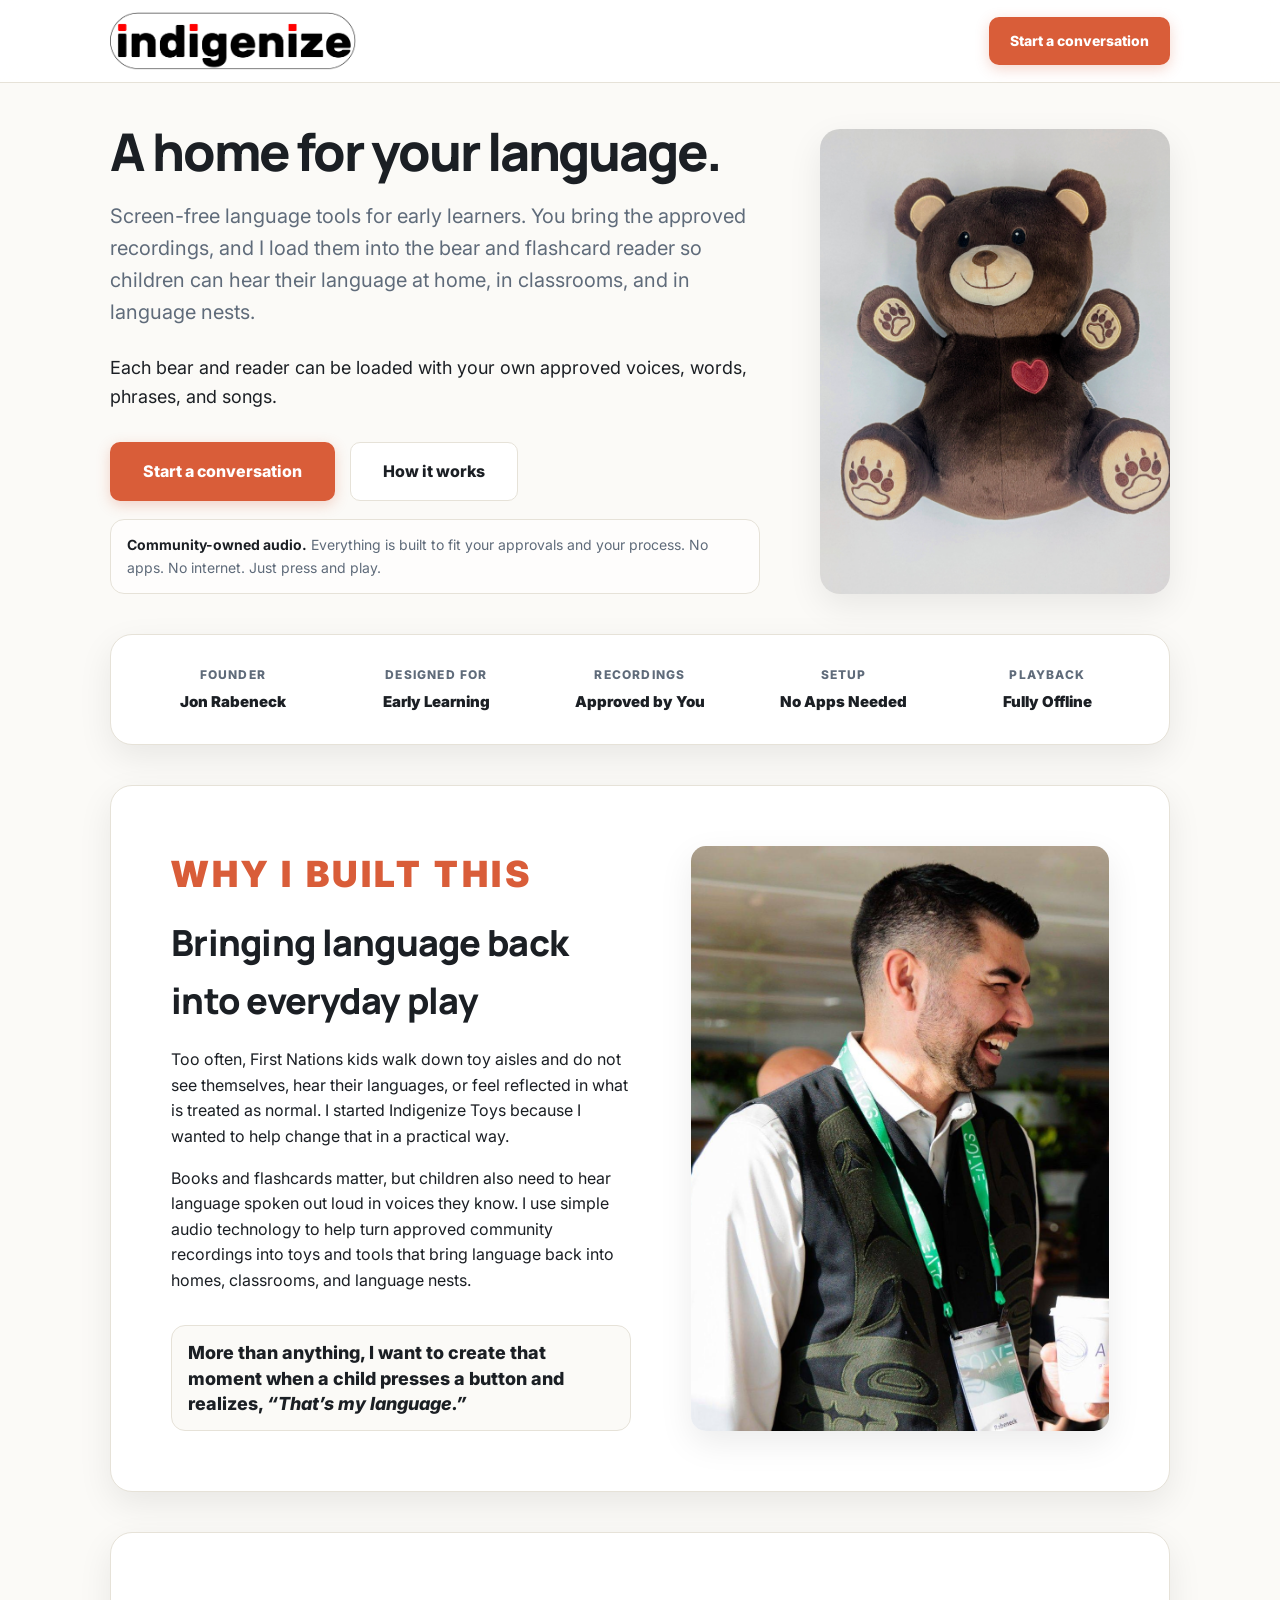
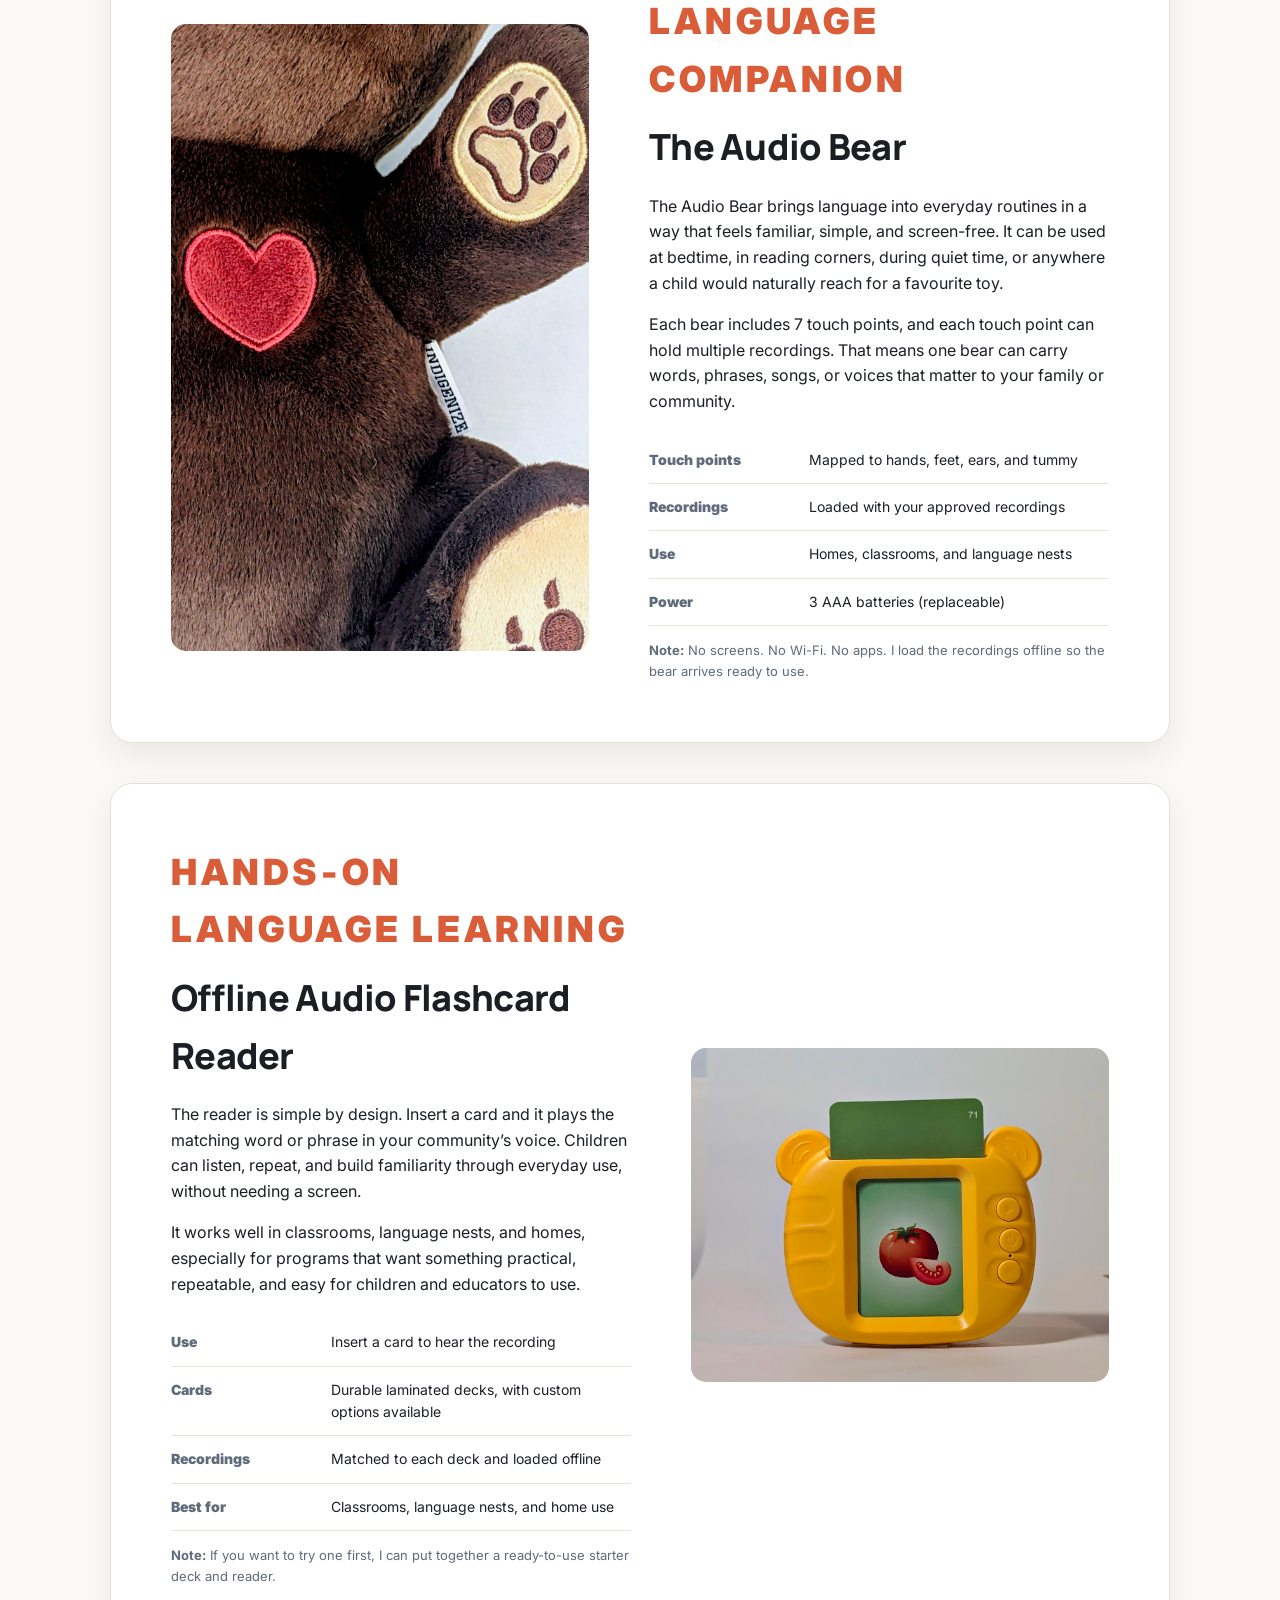
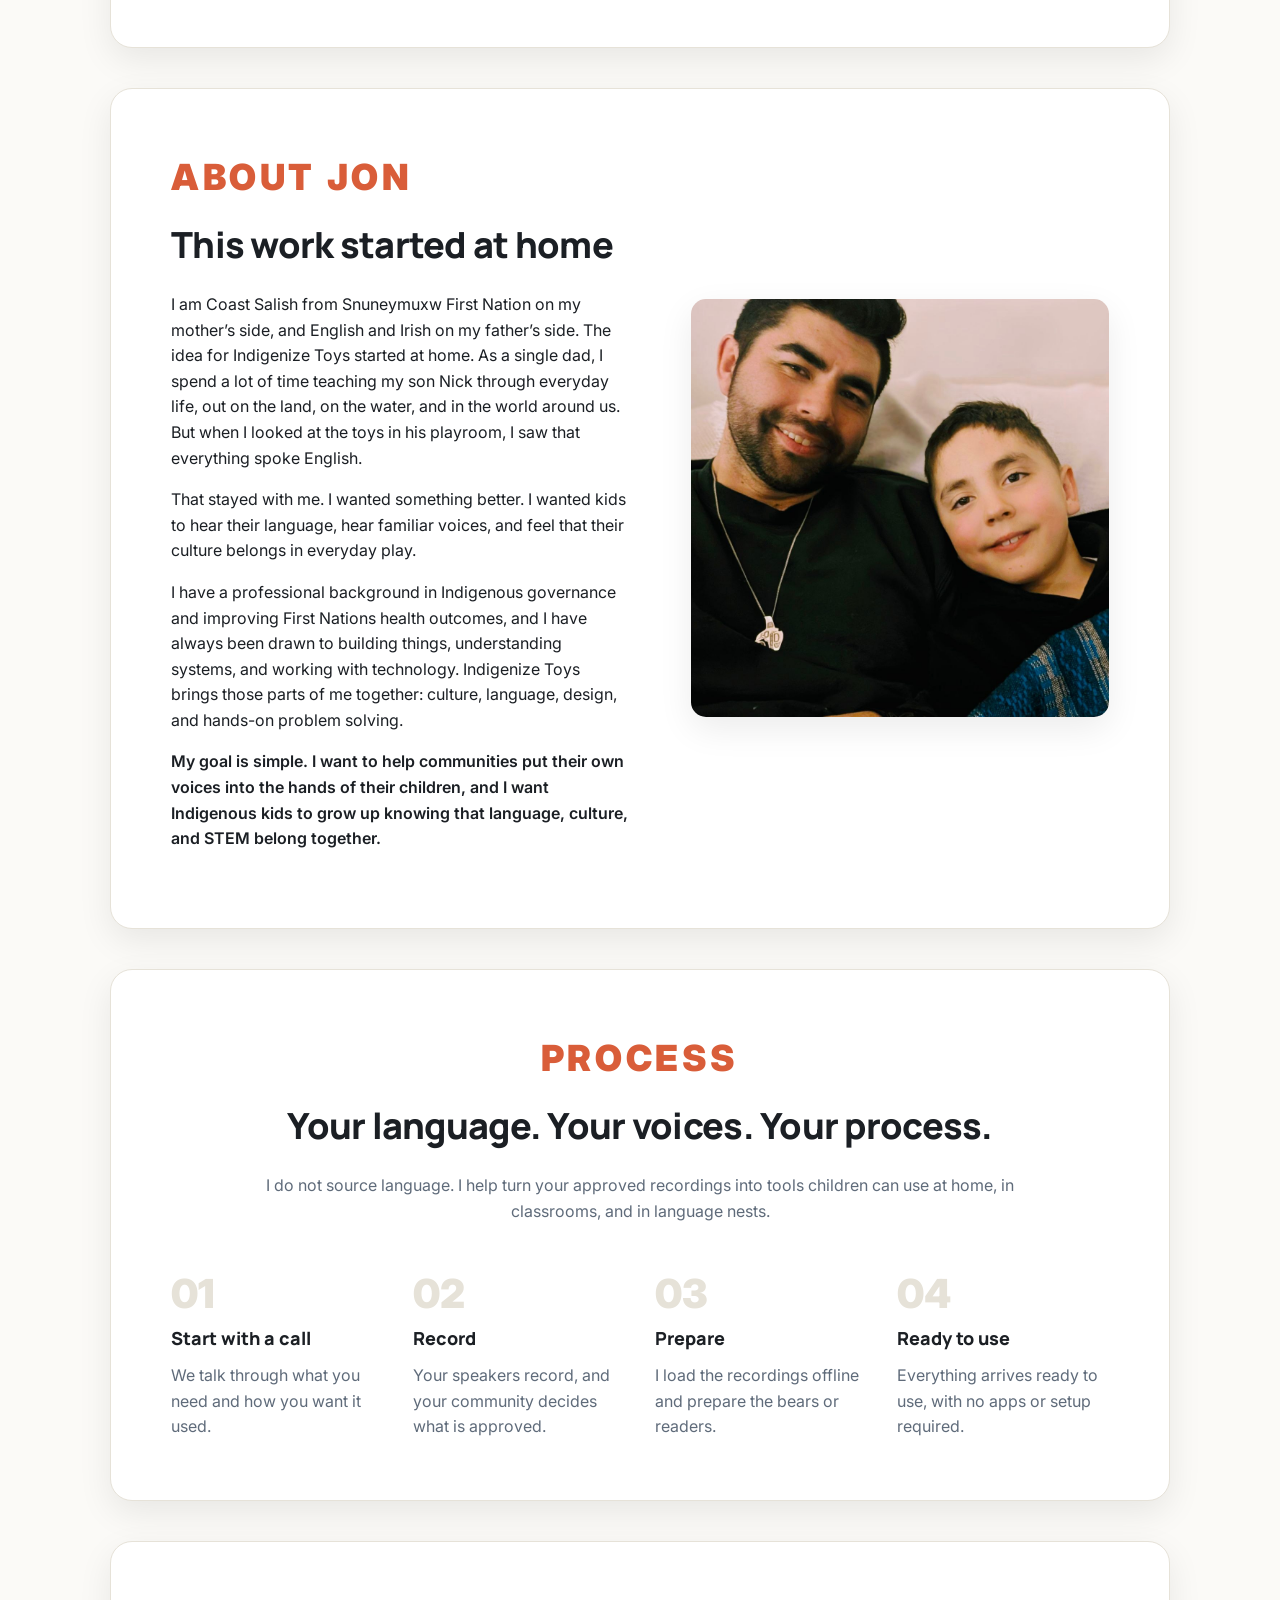
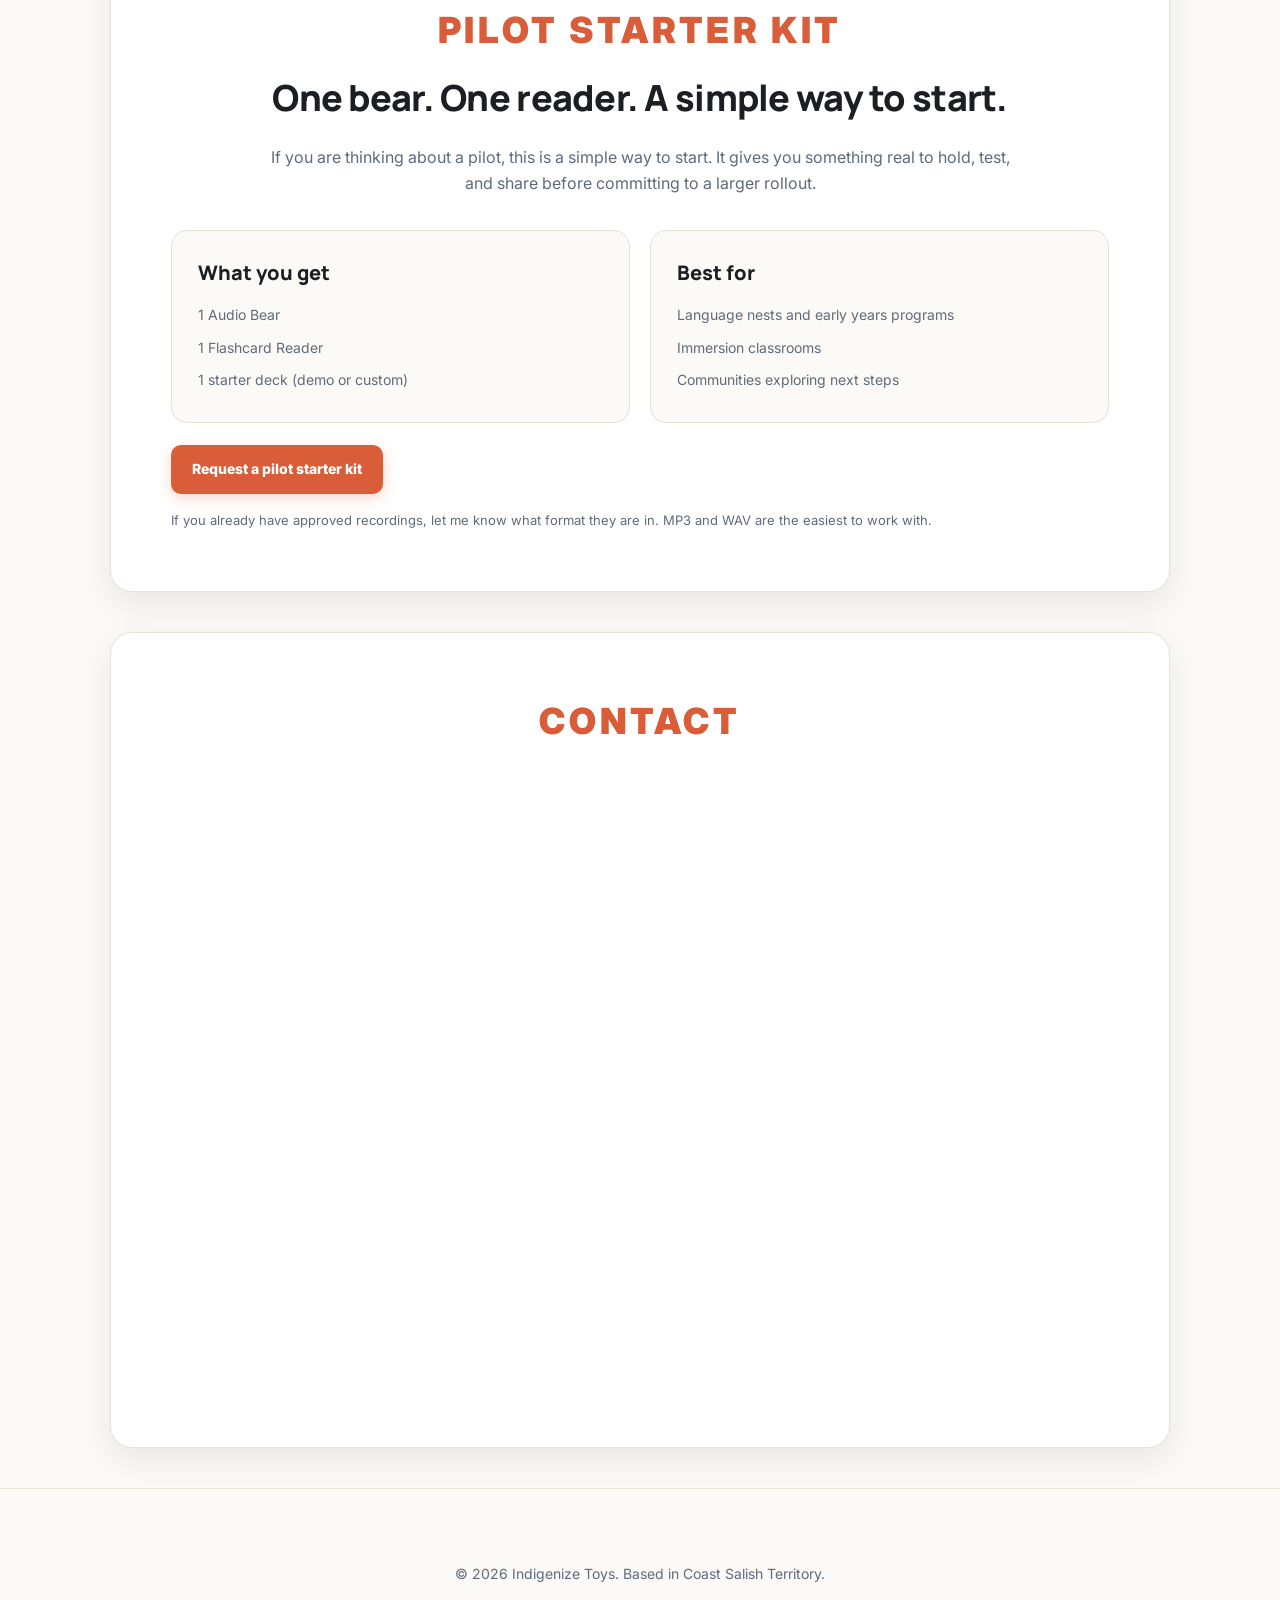
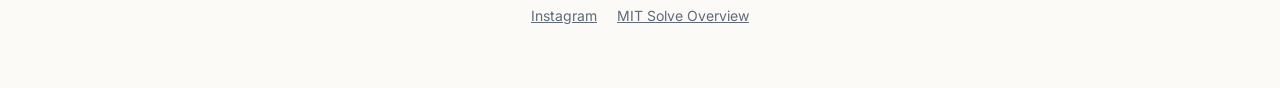
<file: index.html>
<!doctype html>
<html lang="en">
<head>
  <meta charset="utf-8" />
  <meta name="viewport" content="width=device-width, initial-scale=1" />

  <title>Screen-Free Indigenous Language Tools | Audio Bear + Flashcard Reader | Indigenize Toys</title>
  <meta name="description" content="Offline, screen-free language tools for early learners. Audio teddy bears and flashcard readers loaded with approved recordings for homes, classrooms, and language nests." />

  <!-- Font best practice: Inter is clean and readable. If you want a warmer, more “human” look,
       use Manrope for headings only. Keep body in Inter for legibility. -->
  <link href="https://fonts.googleapis.com/css2?family=Inter:wght@400;500;600;700;800&family=Manrope:wght@500;600;700;800&display=swap" rel="stylesheet">

  <style>
    :root {
      --bg: #fbfaf7;
      --card: #ffffff;
      --text: #1b1f24;
      --muted: #5f6b7a;
      --line: #e6e2d8;
      --burntOrange: #d95d39;
      --shadow: 0 12px 34px rgba(0,0,0,.08);

      /* Match radius + spacing across all boxes */
      --boxRadius: 22px;
      --boxPad: 60px;
      --boxBorder: 1px solid var(--line);
    }

    * { box-sizing: border-box; }
    html { scroll-behavior: smooth; }
    body {
      margin: 0;
      font-family: 'Inter', system-ui, -apple-system, sans-serif;
      background: var(--bg);
      color: var(--text);
      line-height: 1.6;
      -webkit-font-smoothing: antialiased;
      text-rendering: optimizeLegibility;
    }

    h1,h2,h3,h4 { font-family: 'Manrope', 'Inter', system-ui, -apple-system, sans-serif; }

    header {
      position: sticky;
      top: 0;
      z-index: 1000;
      background: rgba(255, 255, 255, 0.9);
      backdrop-filter: blur(12px);
      border-bottom: 1px solid var(--line);
      padding: 12px 0;
    }
    .nav-container {
      max-width: 1100px;
      margin: 0 auto;
      padding: 0 20px;
      display: flex;
      justify-content: space-between;
      align-items: center;
    }
    .brand img { height: 58px; width: auto; display: block; }

    .btn {
      display: inline-flex;
      align-items: center;
      padding: 12px 20px;
      border-radius: 10px;
      text-decoration: none;
      font-weight: 800;
      font-size: 14px;
      transition: all 0.2s ease;
      border: 1px solid transparent;
    }
    .btn-primary {
      background: var(--burntOrange);
      color: white;
      box-shadow: 0 4px 14px rgba(217, 93, 57, 0.25);
    }
    .btn-primary:hover { transform: translateY(-1px); filter: brightness(1.06); }
    .btn-outline {
      border-color: var(--line);
      background: white;
      color: var(--text);
    }
    .btn-outline:hover { background: #f9f9f9; }

    .wrap { max-width: 1100px; margin: 0 auto; padding: 0 20px; }
    main.wrap {
      display: flex;
      flex-direction: column;
      gap: 40px;
      padding-top: 40px;
      padding-bottom: 40px;
    }
    section { padding: 0; }

    .hero-grid {
      display: grid;
      grid-template-columns: 1.3fr 0.7fr;
      gap: 60px;
      align-items: end;
    }
    h1 { font-size: 52px; line-height: 1.1; font-weight: 900; letter-spacing: -0.04em; margin: 0 0 18px; }
    .lede { font-size: 20px; color: var(--muted); margin-bottom: 26px; }

    .hero-note {
      margin-top: 18px;
      padding: 14px 16px;
      border: var(--boxBorder);
      background: rgba(255,255,255,0.7);
      border-radius: 14px;
      font-size: 14px;
      color: var(--muted);
    }
    .hero-note strong { color: var(--text); }

    /* Unified “box” styling */
    .box {
      background: var(--card);
      border-radius: var(--boxRadius);
      border: var(--boxBorder);
      box-shadow: var(--shadow);
    }
    .box-pad { padding: var(--boxPad); }

    /* Trust Strip */
    .trust-strip {
      display: grid;
      grid-template-columns: repeat(auto-fit, minmax(150px, 1fr));
      gap: 20px;
      text-align: center;
    }
    .trust-inner { padding: 30px; }
    .trust-item h4 {
      margin: 0;
      font-size: 12px;
      text-transform: uppercase;
      letter-spacing: 0.1em;
      color: var(--muted);
      font-family: 'Inter', system-ui, -apple-system, sans-serif;
      font-weight: 800;
    }
    .trust-item p { margin: 6px 0 0; font-weight: 900; font-size: 15px; }

    /* Product */
    .product-grid { display: grid; grid-template-columns: 1fr 1.1fr; gap: 60px; align-items: center; }
    .product-grid.reverse { grid-template-columns: 1.1fr 1fr; }

    .product-highlight {
      margin-top: 16px;
      margin-bottom: 18px;
      padding: 14px 16px;
      border: 1px solid var(--line);
      background: #fbfaf7;
      border-radius: 14px;
      font-weight: 800;
      color: var(--text);
    }

    .label {
      color: var(--burntOrange);
      font-weight: 900;
      font-size: 36px;
      text-transform: uppercase;
      letter-spacing: 0.1em;
      display: block;
      margin-bottom: 10px;
      font-family: 'Inter', system-ui, -apple-system, sans-serif;
    }
    h2 { font-size: 36px; margin: 0 0 18px; letter-spacing: -0.02em; font-weight: 900; }

    .specs-table { width: 100%; border-collapse: collapse; margin-top: 22px; }
    .specs-table td { padding: 12px 0; border-bottom: 1px solid var(--line); font-size: 14px; vertical-align: top; }
    .specs-table td:first-child { font-weight: 900; width: 160px; color: var(--muted); }

    .note { margin-top: 14px; font-size: 13px; color: var(--muted); }

    /* Workflow */
    .workflow-grid { display: grid; grid-template-columns: repeat(4, 1fr); gap: 30px; margin-top: 40px; }
    .step-num { font-size: 40px; font-weight: 900; color: var(--line); line-height: 1; margin-bottom: 10px; font-family: 'Inter', system-ui, -apple-system, sans-serif; }
    .step h4 { margin: 0 0 10px; font-size: 18px; font-weight: 900; }
    .step p { margin: 0; color: var(--muted); }

    /* Demo kit */
    .demo-grid { display: grid; grid-template-columns: 1fr 1fr; gap: 20px; margin-top: 30px; }
    .demo-card { background: #fbfaf7; padding: 26px; border-radius: 16px; border: 1px solid var(--line); }
    .demo-card h4 { margin: 0 0 10px; font-size: 20px; font-weight: 900; }
    .demo-card ul { list-style: none; padding: 0; margin: 0; color: var(--muted); font-size: 14px; }
    .demo-card li { padding: 5px 0; }
    .demo-actions { display: flex; gap: 14px; flex-wrap: wrap; margin-top: 22px; }

    @media (max-width: 900px) {
      .hero-grid, .product-grid, .product-grid.reverse, .demo-grid, .workflow-grid { grid-template-columns: 1fr; gap: 40px; }
      h1 { font-size: 40px; }
      :root { --boxPad: 30px; }
      .specs-table td:first-child { width: 140px; }
    }
  </style>
</head>

<body>

<header>
  <div class="nav-container">
    <a href="#" class="brand"><img src="indigenize_LogoV1.png" alt="Indigenize"></a>
    <nav style="display:flex; gap: 20px; align-items:center;">
      <a href="/connect" class="btn btn-primary">Start a conversation</a>
    </nav>
  </div>
</header>

<main class="wrap">

  <!-- HERO -->
  <section class="hero-grid">
    <div>
      <h1>A home for your language.</h1>
      <p class="lede">
        Screen-free language tools for early learners. You bring the approved recordings, and I load them into the bear and flashcard reader so children can hear their language at home, in classrooms, and in language nests. 
      </p>
      <p style="font-size: 18px; margin-bottom: 30px; color: var(--text);">
        Each bear and reader can be loaded with your own approved voices, words, phrases, and songs.
      </p>

      <div style="display:flex; gap: 15px; flex-wrap: wrap;">
        <a href="/connect" class="btn btn-primary" style="padding: 16px 32px; font-size: 16px;">Start a conversation</a>
        <a href="#workflow" class="btn btn-outline" style="padding: 16px 32px; font-size: 16px;">How it works</a>
      </div>

      <div class="hero-note">
        <strong>Community-owned audio.</strong> Everything is built to fit your approvals and your process. No apps. No internet. Just press and play.
      </div>
    </div>

    <div>
      <img src="PXL_20260303_201555281~2.jpg" alt="Audio Bear" style="width: 100%; height: auto; border-radius: 20px; box-shadow: var(--shadow); display: block;">
    </div>
  </section>

  <!-- TRUST STRIP (unified box radius + spacing) -->
  <div class="trust-strip box trust-inner">
    <div class="trust-item"><h4>Founder</h4><p>Jon Rabeneck</p></div>
    <div class="trust-item"><h4>Designed For</h4><p>Early Learning</p></div>
    <div class="trust-item"><h4>Recordings</h4><p>Approved by You</p></div>
    <div class="trust-item"><h4>Setup</h4><p>No Apps Needed</p></div>
    <div class="trust-item"><h4>Playback</h4><p>Fully Offline</p></div>
  </div>

  <!-- MISSION -->
  <section id="mission">
    <div class="box box-pad">
      <div class="product-grid reverse" style="align-items: stretch;">
        <div style="display: flex; flex-direction: column; justify-content: space-between;">
          <div>
            <span class="label">Why I Built This</span>
            <h2>Bringing language back into everyday play</h2>
            <p>
              Too often, First Nations kids walk down toy aisles and do not see themselves, hear their languages, or feel reflected in what is treated as normal. I started Indigenize Toys because I wanted to help change that in a practical way.
            </p>
            <p>
              Books and flashcards matter, but children also need to hear language spoken out loud in voices they know. I use simple audio technology to help turn approved community recordings into toys and tools that bring language back into homes, classrooms, and language nests.
            </p>
          </div>
          <div class="product-highlight" style="font-size: 18px; line-height: 1.4; margin-bottom: 0;">
            More than anything, I want to create that moment when a child presses a button and realizes, <em>“That’s my language.”</em>
          </div>
        </div>
        <img src="solo.jpg" alt="Jonathon Rabeneck" style="width:100%; height:100%; border-radius:15px; box-shadow: var(--shadow); object-fit: cover;">
      </div>
    </div>
  </section>

  <!-- PRODUCT: BEAR -->
  <section id="bear" class="product-section">
    <div class="box box-pad">
      <div class="product-grid">
        <img src="PXL_20260303_201620883~2.jpg" alt="Audio Bear Detail" style="width:100%; border-radius:15px;">
        <div>
          <span class="label">Language companion</span>
          <h2>The Audio Bear</h2>
          <p>
            The Audio Bear brings language into everyday routines in a way that feels familiar, simple, and screen-free. It can be used at bedtime, in reading corners, during quiet time, or anywhere a child would naturally reach for a favourite toy.
          </p>
          <p>
            Each bear includes 7 touch points, and each touch point can hold multiple recordings. That means one bear can carry words, phrases, songs, or voices that matter to your family or community.
          </p>

          <table class="specs-table">
            <tr><td>Touch points</td><td>Mapped to hands, feet, ears, and tummy</td></tr>
            <tr><td>Recordings</td><td>Loaded with your approved recordings</td></tr>
            <tr><td>Use</td><td>Homes, classrooms, and language nests</td></tr>
            <tr><td>Power</td><td>3 AAA batteries (replaceable)</td></tr>
          </table>

          <div class="note">
            <strong>Note:</strong> No screens. No Wi-Fi. No apps. I load the recordings offline so the bear arrives ready to use.
          </div>
        </div>
      </div>
    </div>
  </section>

  <!-- PRODUCT: READER -->
  <section id="reader" class="product-section">
    <div class="box box-pad">
      <div class="product-grid reverse">
        <div>
          <span class="label">Hands-on language learning</span>
          <h2>Offline Audio Flashcard Reader</h2>
          <p>
            The reader is simple by design. Insert a card and it plays the matching word or phrase in your community’s voice. Children can listen, repeat, and build familiarity through everyday use, without needing a screen.
          </p>
          <p>
            It works well in classrooms, language nests, and homes, especially for programs that want something practical, repeatable, and easy for children and educators to use.
          </p>

          <table class="specs-table">
            <tr><td>Use</td><td>Insert a card to hear the recording</td></tr>
            <tr><td>Cards</td><td>Durable laminated decks, with custom options available</td></tr>
            <tr><td>Recordings</td><td>Matched to each deck and loaded offline</td></tr>
            <tr><td>Best for</td><td>Classrooms, language nests, and home use</td></tr>
          </table>

          <div class="note">
            <strong>Note:</strong> If you want to try one first, I can put together a ready-to-use starter deck and reader.
          </div>
        </div>

        <img src="Flash4.jpg" alt="Flashcard Reader in use" style="width:100%; border-radius:15px;">
      </div>
    </div>
  </section>

  <!-- ABOUT JON -->
  <section id="about-jon">
    <div class="box box-pad">
      <div class="product-grid reverse">
        <div>
          <span class="label">About Jon</span>
          <h2>This work started at home</h2>
          <p>
            I am Coast Salish from Snuneymuxw First Nation on my mother’s side, and English and Irish on my father’s side. The idea for Indigenize Toys started at home. As a single dad, I spend a lot of time teaching my son Nick through everyday life, out on the land, on the water, and in the world around us. But when I looked at the toys in his playroom, I saw that everything spoke English.
          </p>
          <p>
            That stayed with me. I wanted something better. I wanted kids to hear their language, hear familiar voices, and feel that their culture belongs in everyday play.
          </p>
          <p>
            I have a professional background in Indigenous governance and improving First Nations health outcomes, and I have always been drawn to building things, understanding systems, and working with technology. Indigenize Toys brings those parts of me together: culture, language, design, and hands-on problem solving.
          </p>
          <p style="font-weight: 600; color: var(--text);">
            My goal is simple. I want to help communities put their own voices into the hands of their children, and I want Indigenous kids to grow up knowing that language, culture, and STEM belong together.
          </p>
        </div>
        <img src="double.jpg" alt="Jonathon and his son Nick" style="width:100%; border-radius:15px; box-shadow: var(--shadow); object-fit: cover;">
      </div>
    </div>
  </section>

  <!-- WORKFLOW -->
  <section id="workflow">
    <div class="box box-pad">
      <div style="text-align: center; max-width: 760px; margin: 0 auto 50px;">
        <span class="label">Process</span>
        <h2>Your language. Your voices. Your process.</h2>
        <p style="margin: 0; color: var(--muted);">
          I do not source language. I help turn your approved recordings into tools children can use at home, in classrooms, and in language nests.
        </p>
      </div>

      <div class="workflow-grid">
        <div class="step"><div class="step-num">01</div><h4>Start with a call</h4><p>We talk through what you need and how you want it used.</p></div>
        <div class="step"><div class="step-num">02</div><h4>Record</h4><p>Your speakers record, and your community decides what is approved.</p></div>
        <div class="step"><div class="step-num">03</div><h4>Prepare</h4><p>I load the recordings offline and prepare the bears or readers.</p></div>
        <div class="step"><div class="step-num">04</div><h4>Ready to use</h4><p>Everything arrives ready to use, with no apps or setup required.</p></div>
      </div>
    </div>
  </section>

  <!-- DEMO KIT (replaces program packages) -->
  <section id="demo">
    <div class="box box-pad">
      <div style="text-align:center; max-width: 760px; margin: 0 auto 34px;">
        <span class="label">Pilot starter kit</span>
        <h2>One bear. One reader. A simple way to start.</h2>
        <p style="margin: 0; color: var(--muted);">
          If you are thinking about a pilot, this is a simple way to start. It gives you something real to hold, test, and share before committing to a larger rollout.
        </p>
      </div>

      <div class="demo-grid">
        <div class="demo-card">
          <h4>What you get</h4>
          <ul>
            <li>1 Audio Bear</li>
            <li>1 Flashcard Reader</li>
            <li>1 starter deck (demo or custom)</li>
          </ul>
        </div>

        <div class="demo-card">
          <h4>Best for</h4>
          <ul>
            <li>Language nests and early years programs</li>
            <li>Immersion classrooms</li>
            <li>Communities exploring next steps</li>
          </ul>
        </div>
      </div>

      <div class="demo-actions">
        <a class="btn btn-primary" href="/connect">
          Request a pilot starter kit
        </a>
      </div>

      <div class="note" style="margin-top: 16px;">
        If you already have approved recordings, let me know what format they are in. MP3 and WAV are the easiest to work with.
      </div>
    </div>
  </section>

  <!-- CONTACT -->
  <section id="contact">
    <div class="box box-pad">
      <div style="text-align: center; max-width: 760px; margin: 0 auto 40px;">
        <span class="label">Contact</span>
      </div>
      
      <div style="max-width: 760px; margin: 0 auto;">
        <iframe data-tally-src="https://tally.so/embed/Pd0pj5?alignLeft=1&hideTitle=1&transparentBackground=1&dynamicHeight=1" loading="lazy" width="100%" height="589" frameborder="0" marginheight="0" marginwidth="0" title="Let's Connect"></iframe>
        <script>var d=document,w="https://tally.so/widgets/embed.js",v=function(){"undefined"!=typeof Tally?Tally.loadEmbeds():d.querySelectorAll("iframe[data-tally-src]:not([src])").forEach((function(e){e.src=e.dataset.tallySrc}))};if("undefined"!=typeof Tally)v();else if(d.querySelector('script[src="'+w+'"]')==null){var s=d.createElement("script");s.src=w,s.onload=v,s.onerror=v,d.body.appendChild(s);}</script>
      </div>
    </div>
  </section>

</main>

<footer style="padding: 60px 0; border-top: 1px solid var(--line); text-align: center; font-size: 14px; color: var(--muted);">
  <div class="wrap">
    <p>© 2026 Indigenize Toys. Based in Coast Salish Territory.</p>
    <div style="display: flex; justify-content: center; gap: 20px; margin-top: 20px;">
      <a href="https://www.instagram.com/indigenizetechnology/" target="_blank" rel="noopener" style="color: inherit;">Instagram</a>
      <a href="https://solve.mit.edu/solutions/98780" target="_blank" rel="noopener" style="color: inherit;">MIT Solve Overview</a>
    </div>
  </div>
</footer>

</body>
</html>
</file>
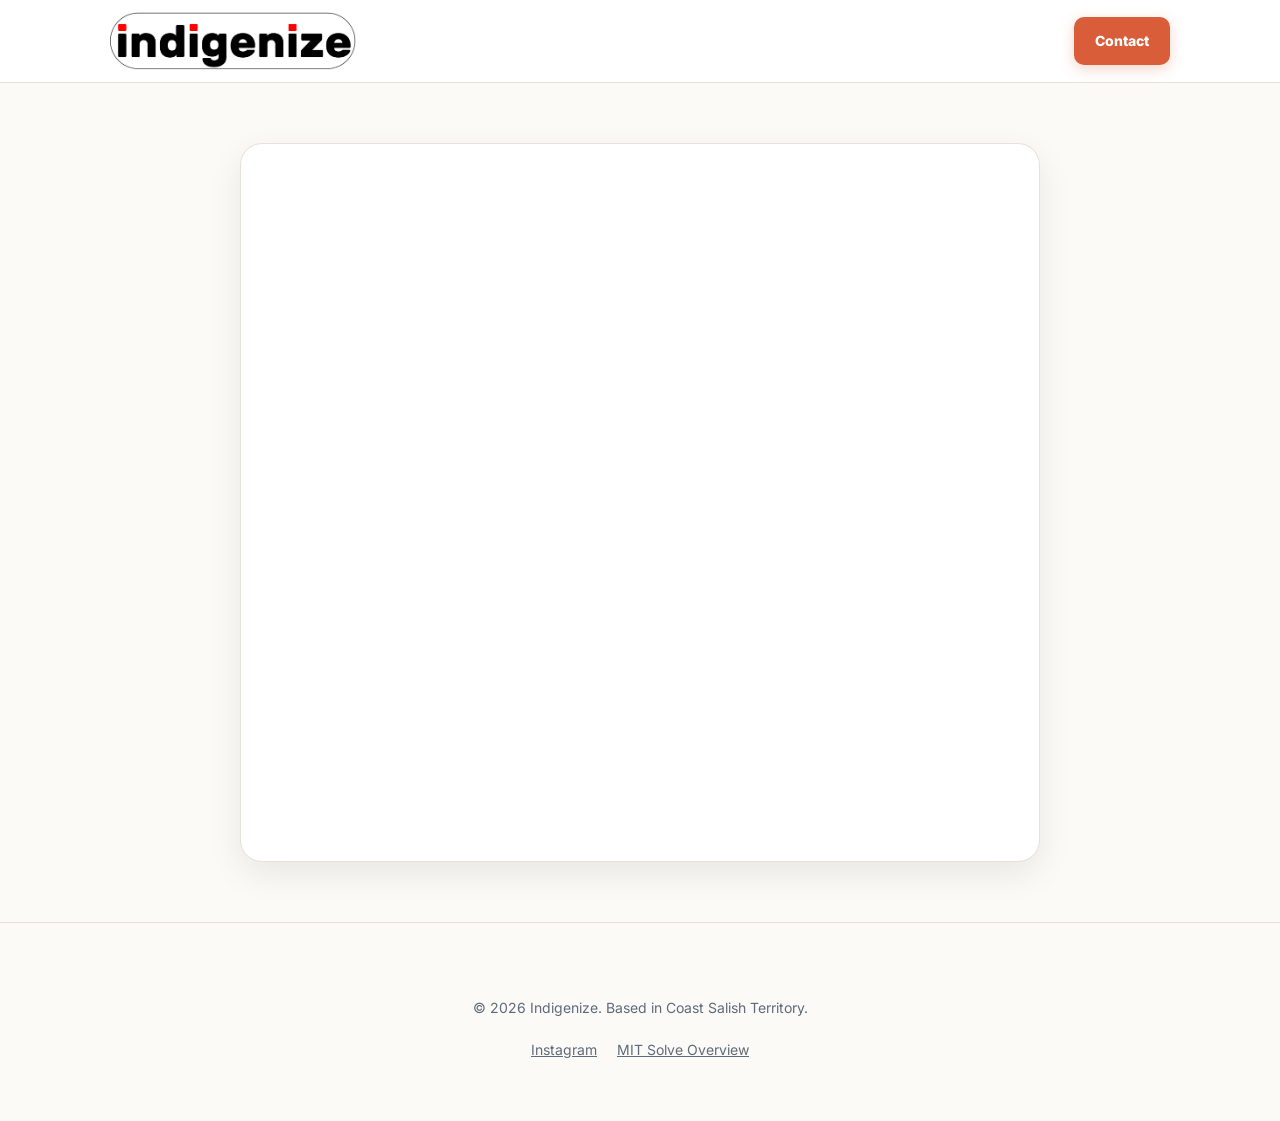
<file: connect/index.html>
<!doctype html>
<html lang="en">
<head>
  <meta charset="utf-8" />
  <meta name="viewport" content="width=device-width, initial-scale=1" />

  <title>Offline Indigenous Language Tools | Audio Bear + Flashcard Reader | Indigenize</title>
  <meta name="description" content="Offline, screen-free language tools for early learners. Audio teddy bears and flashcard readers loaded with community-owned recordings for homes, classrooms, and language nests." />

  <!-- Font best practice: Inter is clean and readable. If you want a warmer, more “human” look,
       use Manrope for headings only. Keep body in Inter for legibility. -->
  <link href="https://fonts.googleapis.com/css2?family=Inter:wght@400;500;600;700;800&family=Manrope:wght@500;600;700;800&display=swap" rel="stylesheet">

  <style>
    :root {
      --bg: #fbfaf7;
      --card: #ffffff;
      --text: #1b1f24;
      --muted: #5f6b7a;
      --line: #e6e2d8;
      --burntOrange: #d95d39;
      --shadow: 0 12px 34px rgba(0,0,0,.08);

      /* Match radius + spacing across all boxes */
      --boxRadius: 22px;
      --boxPad: 60px;
      --boxBorder: 1px solid var(--line);
    }

    * { box-sizing: border-box; }
    html { scroll-behavior: smooth; }
    body {
      margin: 0;
      font-family: 'Inter', system-ui, -apple-system, sans-serif;
      background: var(--bg);
      color: var(--text);
      line-height: 1.6;
      -webkit-font-smoothing: antialiased;
      text-rendering: optimizeLegibility;
    }

    h1,h2,h3,h4 { font-family: 'Manrope', 'Inter', system-ui, -apple-system, sans-serif; }

    header {
      position: sticky;
      top: 0;
      z-index: 1000;
      background: rgba(255, 255, 255, 0.9);
      backdrop-filter: blur(12px);
      border-bottom: 1px solid var(--line);
      padding: 12px 0;
    }
    .nav-container {
      max-width: 1100px;
      margin: 0 auto;
      padding: 0 20px;
      display: flex;
      justify-content: space-between;
      align-items: center;
    }
    .brand img { height: 58px; width: auto; display: block; }

    .btn {
      display: inline-flex;
      align-items: center;
      padding: 12px 20px;
      border-radius: 10px;
      text-decoration: none;
      font-weight: 800;
      font-size: 14px;
      transition: all 0.2s ease;
      border: 1px solid transparent;
    }
    .btn-primary {
      background: var(--burntOrange);
      color: white;
      box-shadow: 0 4px 14px rgba(217, 93, 57, 0.25);
    }
    .btn-primary:hover { transform: translateY(-1px); filter: brightness(1.06); }
    .btn-outline {
      border-color: var(--line);
      background: white;
      color: var(--text);
    }
    .btn-outline:hover { background: #f9f9f9; }

    .wrap { max-width: 1100px; margin: 0 auto; padding: 0 20px; }
    section { padding: 6px 0; }

    .hero-grid {
      display: grid;
      grid-template-columns: 1.3fr 0.7fr;
      gap: 60px;
      align-items: end;
    }
    h1 { font-size: 52px; line-height: 1.1; font-weight: 900; letter-spacing: -0.04em; margin: 0 0 18px; }
    .lede { font-size: 20px; color: var(--muted); margin-bottom: 26px; }

    .hero-note {
      margin-top: 18px;
      padding: 14px 16px;
      border: var(--boxBorder);
      background: rgba(255,255,255,0.7);
      border-radius: 14px;
      font-size: 14px;
      color: var(--muted);
    }
    .hero-note strong { color: var(--text); }

    /* Unified “box” styling */
    .box {
      background: var(--card);
      border-radius: var(--boxRadius);
      border: var(--boxBorder);
      box-shadow: var(--shadow);
    }
    .box-pad { padding: var(--boxPad); }

    /* Trust Strip */
    .trust-strip {
      display: grid;
      grid-template-columns: repeat(auto-fit, minmax(150px, 1fr));
      gap: 20px;
      text-align: center;
      margin-top: 40px;
    }
    .trust-inner { padding: 30px; }
    .trust-item h4 {
      margin: 0;
      font-size: 12px;
      text-transform: uppercase;
      letter-spacing: 0.1em;
      color: var(--muted);
      font-family: 'Inter', system-ui, -apple-system, sans-serif;
      font-weight: 800;
    }
    .trust-item p { margin: 6px 0 0; font-weight: 900; font-size: 15px; }

    /* Product */
    .product-section { margin-bottom: 40px; }
    .product-grid { display: grid; grid-template-columns: 1fr 1.1fr; gap: 60px; align-items: center; }
    .product-grid.reverse { grid-template-columns: 1.1fr 1fr; }

    .label {
      color: var(--burntOrange);
      font-weight: 900;
      font-size: 12px;
      text-transform: uppercase;
      letter-spacing: 0.1em;
      display: block;
      margin-bottom: 10px;
      font-family: 'Inter', system-ui, -apple-system, sans-serif;
    }
    h2 { font-size: 36px; margin: 0 0 18px; letter-spacing: -0.02em; font-weight: 900; }

    .specs-table { width: 100%; border-collapse: collapse; margin-top: 22px; }
    .specs-table td { padding: 12px 0; border-bottom: 1px solid var(--line); font-size: 14px; vertical-align: top; }
    .specs-table td:first-child { font-weight: 900; width: 160px; color: var(--muted); }

    .note { margin-top: 14px; font-size: 13px; color: var(--muted); }

    /* Workflow */
    .workflow-grid { display: grid; grid-template-columns: repeat(auto-fit, minmax(220px, 1fr)); gap: 30px; margin-top: 40px; }
    .step-num { font-size: 40px; font-weight: 900; color: var(--line); line-height: 1; margin-bottom: 10px; font-family: 'Inter', system-ui, -apple-system, sans-serif; }
    .step h4 { margin: 0 0 10px; font-size: 18px; font-weight: 900; }
    .step p { margin: 0; color: var(--muted); }

    /* Demo kit */
    .demo-grid { display: grid; grid-template-columns: 1fr 1fr; gap: 20px; margin-top: 30px; }
    .demo-card { background: #fbfaf7; padding: 26px; border-radius: 16px; border: 1px solid var(--line); }
    .demo-card h4 { margin: 0 0 10px; font-size: 20px; font-weight: 900; }
    .demo-card ul { list-style: none; padding: 0; margin: 0; color: var(--muted); font-size: 14px; }
    .demo-card li { padding: 5px 0; }
    .demo-actions { display: flex; gap: 14px; flex-wrap: wrap; margin-top: 22px; }

    @media (max-width: 900px) {
      .hero-grid, .product-grid, .product-grid.reverse, .demo-grid { grid-template-columns: 1fr; gap: 40px; }
      h1 { font-size: 40px; }
      :root { --boxPad: 30px; }
      .specs-table td:first-child { width: 140px; }
    }
  </style>
</head>

<body>

<header>
  <div class="nav-container">
    <a href="http://www.indigenize.toys" class="brand"><img src="../indigenize_LogoV1.png" alt="Indigenize"></a>
    <nav style="display:flex; gap: 20px; align-items:center;">
      <a href="/connect" class="btn btn-primary">Contact</a>
    </nav>
  </div>
</header>

<main class="wrap" style="padding-top: 60px; padding-bottom: 60px; min-height: 60vh;">
  <div class="box box-pad" style="max-width: 800px; margin: 0 auto;">
    <iframe data-tally-src="https://tally.so/embed/Pd0pj5?alignLeft=1&hideTitle=1&transparentBackground=1&dynamicHeight=1" loading="lazy" width="100%" height="589" frameborder="0" marginheight="0" marginwidth="0" title="Let's Connect"></iframe>
    <script>var d=document,w="https://tally.so/widgets/embed.js",v=function(){"undefined"!=typeof Tally?Tally.loadEmbeds():d.querySelectorAll("iframe[data-tally-src]:not([src])").forEach((function(e){e.src=e.dataset.tallySrc}))};if("undefined"!=typeof Tally)v();else if(d.querySelector('script[src="'+w+'"]')==null){var s=d.createElement("script");s.src=w,s.onload=v,s.onerror=v,d.body.appendChild(s);}</script>
  </div>
</main>

<footer style="padding: 60px 0; border-top: 1px solid var(--line); text-align: center; font-size: 14px; color: var(--muted);">
  <div class="wrap">
    <p>© 2026 Indigenize. Based in Coast Salish Territory.</p>
    <div style="display: flex; justify-content: center; gap: 20px; margin-top: 20px;">
      <a href="https://www.instagram.com/indigenizetechnology/" target="_blank" rel="noopener" style="color: inherit;">Instagram</a>
      <a href="https://solve.mit.edu/solutions/98780" target="_blank" rel="noopener" style="color: inherit;">MIT Solve Overview</a>
    </div>
  </div>
</footer>

</body>
</html>
</file>
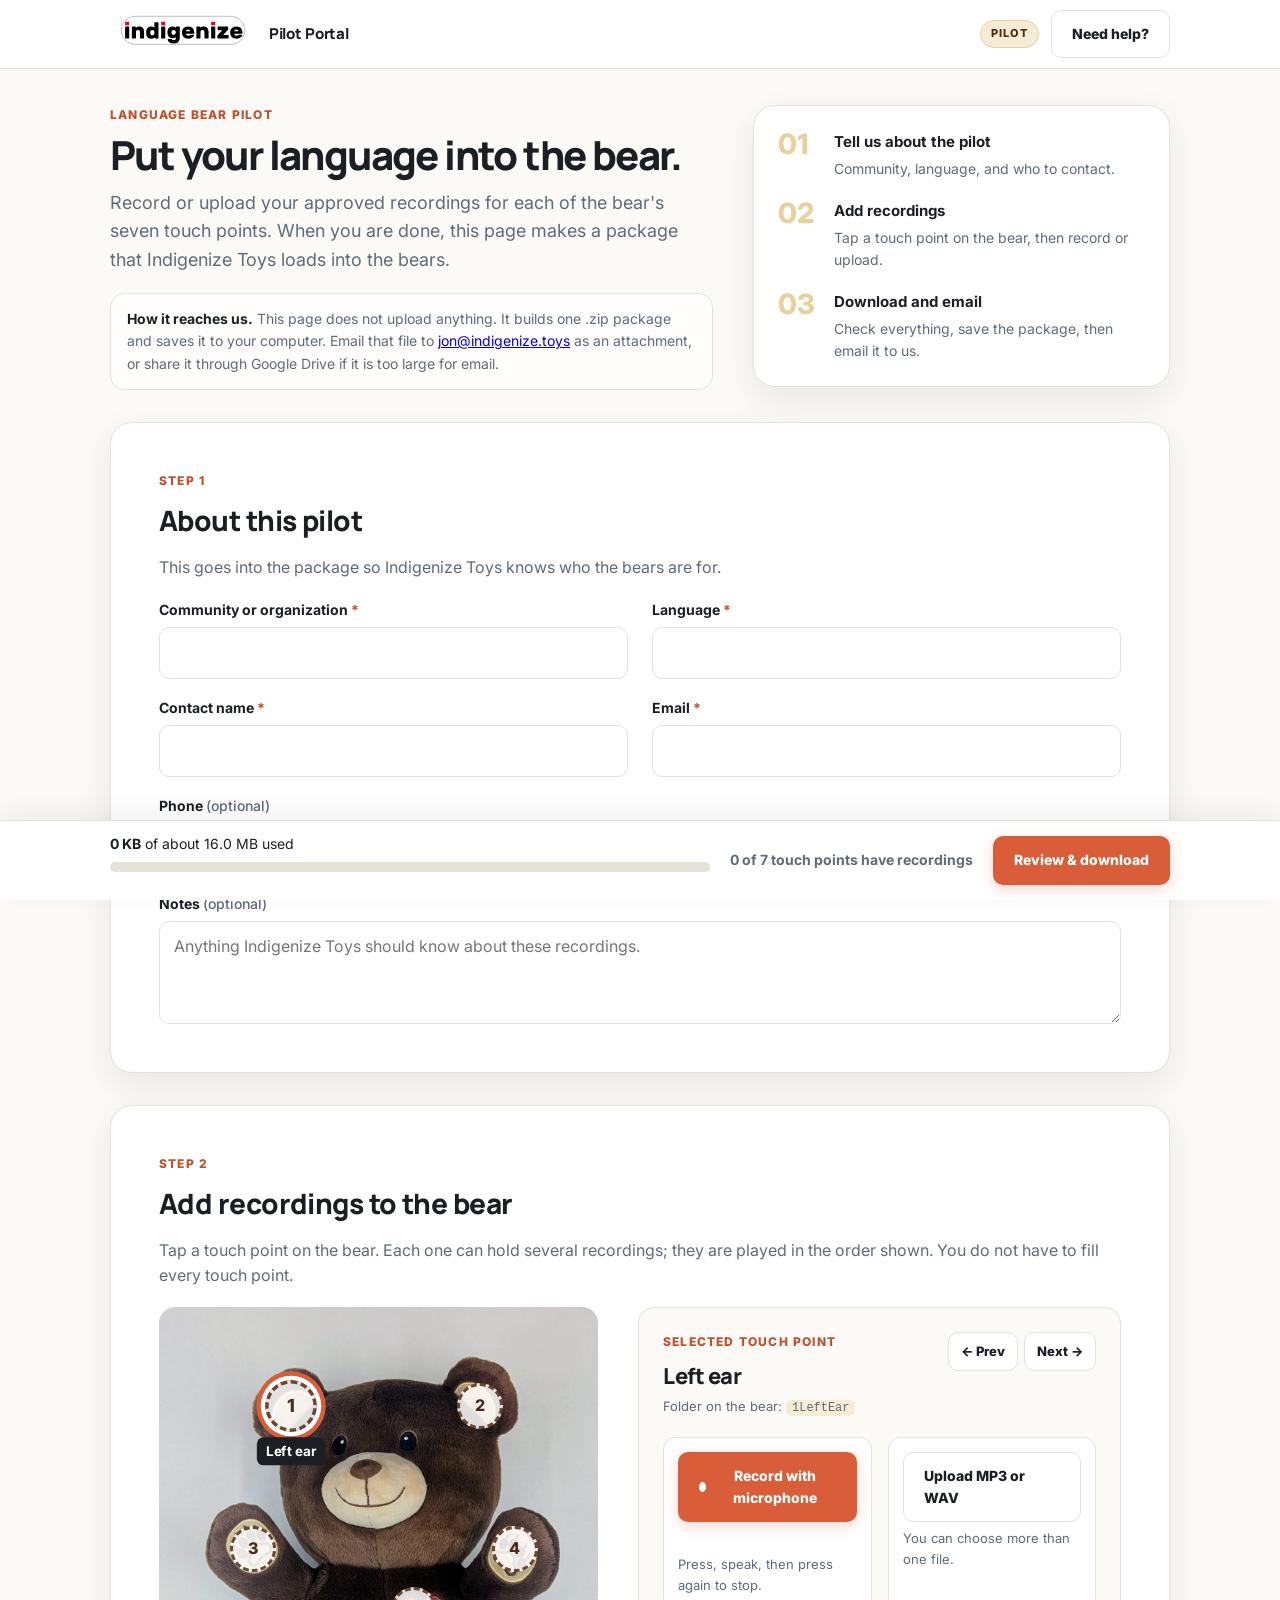
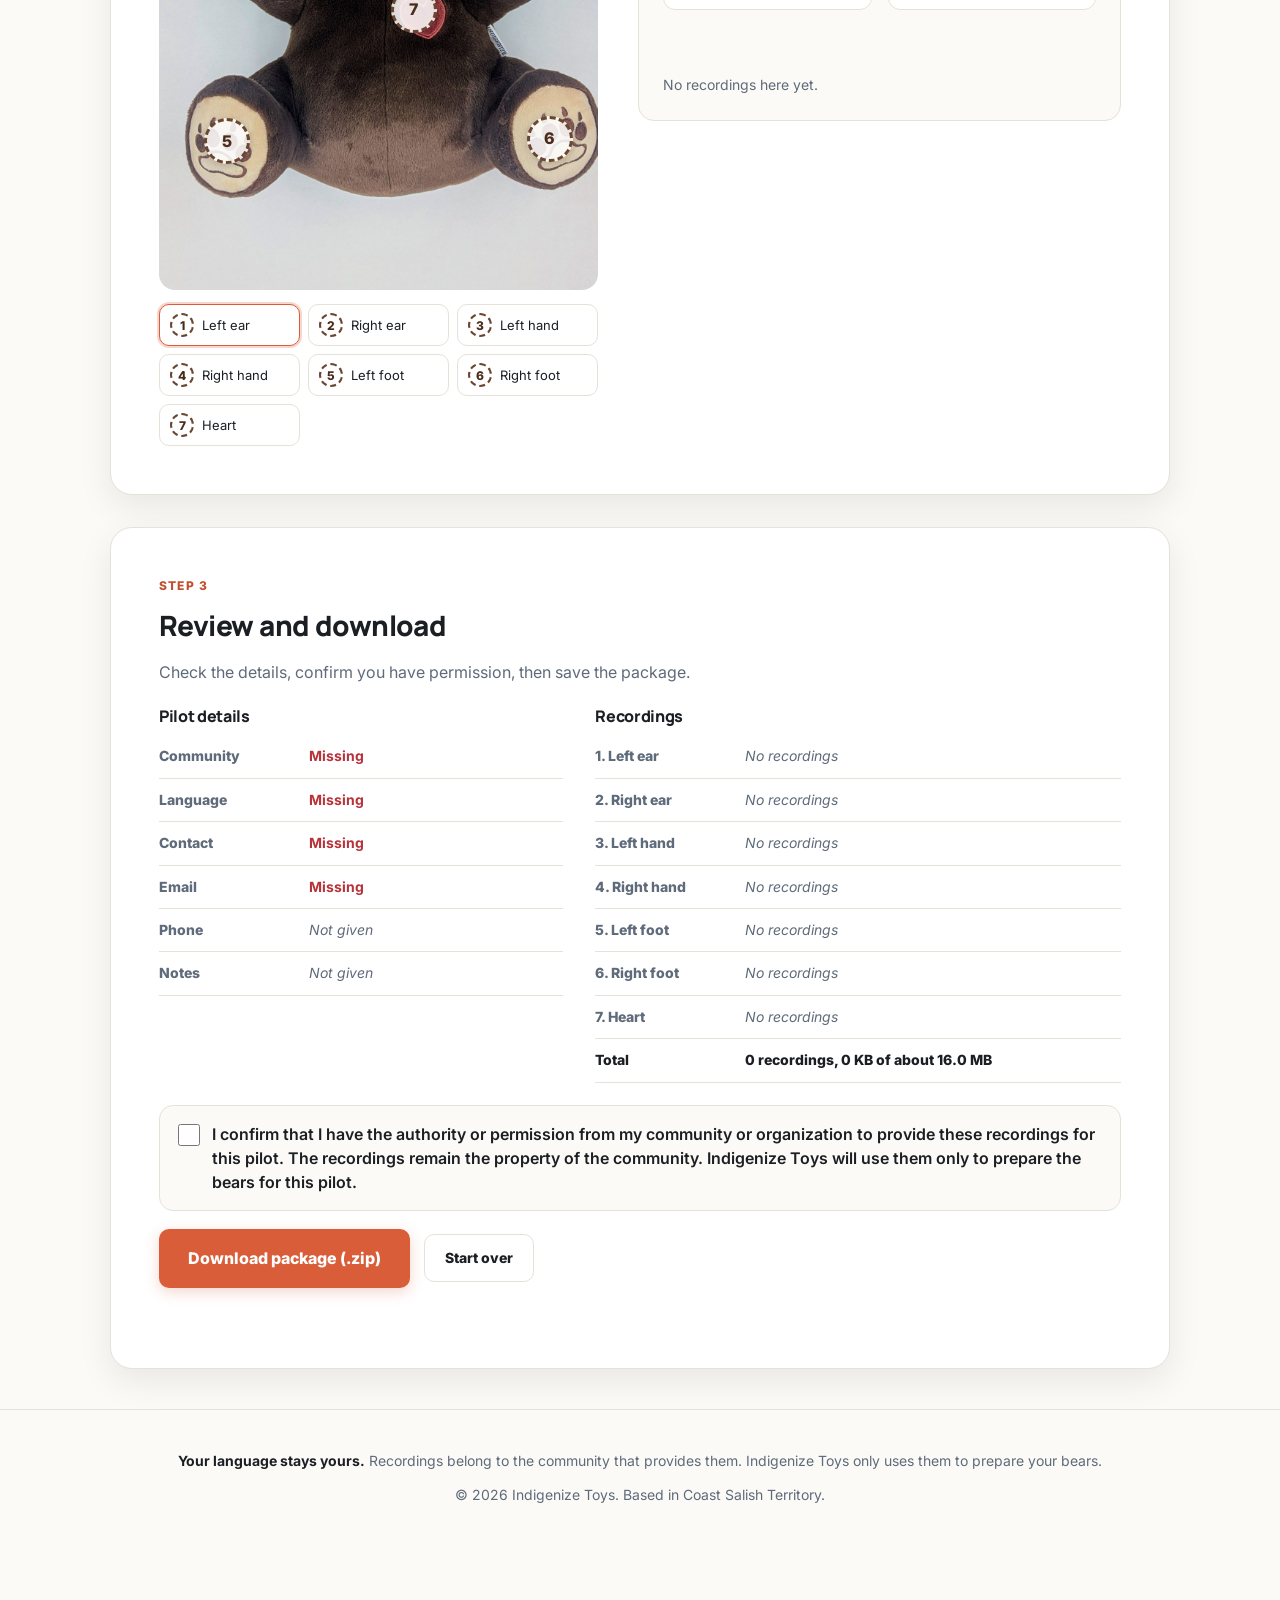
<file: portal/index.html>
<!doctype html>
<html lang="en">
<head>
  <meta charset="utf-8" />
  <meta name="viewport" content="width=device-width, initial-scale=1" />
  <title>Language Bear Pilot | Indigenize Toys</title>
  <meta name="description" content="Prepare your community language recordings for the Indigenize Toys Language Bear and package them to email to us." />
  <link href="https://fonts.googleapis.com/css2?family=Inter:wght@400;500;600;700;800&family=Manrope:wght@600;700;800&display=swap" rel="stylesheet">
  <link rel="icon" href="data:,">
  <link rel="stylesheet" href="assets/css/portal.css" />
</head>
<body>

<a class="skip-link" href="#step-details">Skip to the form</a>

<header class="site-header">
  <div class="wrap nav-row">
    <a href="./" class="brand" aria-label="Indigenize Toys pilot portal home">
      <img src="assets/img/indigenize-logo.svg" alt="Indigenize" width="160" height="52">
      <span class="brand-sub">Pilot Portal</span>
    </a>
    <nav class="nav-actions" aria-label="Help">
      <span class="badge badge-proto" title="Nothing is uploaded from this page. You email the finished package to us.">Pilot</span>
      <a class="btn btn-outline" id="help-link" href="#" target="_blank" rel="noopener">Need help?</a>
    </nav>
  </div>
</header>

<main class="wrap page">

  <!-- INTRO -->
  <section class="intro" aria-labelledby="intro-title">
    <div>
      <span class="label">Language Bear pilot</span>
      <h1 id="intro-title">Put your language into the bear.</h1>
      <p class="lede">
        Record or upload your approved recordings for each of the bear's seven touch points.
        When you are done, this page makes a package that Indigenize Toys loads into the bears.
      </p>
      <div class="hero-note">
        <strong>How it reaches us.</strong> This page does not upload anything. It builds one .zip package and saves it
        to your computer. Email that file to <a href="mailto:jon@indigenize.toys">jon@indigenize.toys</a> as an attachment,
        or share it through Google Drive if it is too large for email.
      </div>
    </div>
    <ol class="how-strip" aria-label="How it works">
      <li><span class="step-num">01</span><strong>Tell us about the pilot</strong><span>Community, language, and who to contact.</span></li>
      <li><span class="step-num">02</span><strong>Add recordings</strong><span>Tap a touch point on the bear, then record or upload.</span></li>
      <li><span class="step-num">03</span><strong>Download and email</strong><span>Check everything, save the package, then email it to us.</span></li>
    </ol>
  </section>

  <!-- STEP 1: DETAILS -->
  <section class="box box-pad" id="step-details" aria-labelledby="details-title">
    <span class="label">Step 1</span>
    <h2 id="details-title">About this pilot</h2>
    <p class="muted">This goes into the package so Indigenize Toys knows who the bears are for.</p>

    <form id="details-form" class="form-grid" novalidate>
      <div class="field">
        <label for="f-community">Community or organization <span class="req" aria-hidden="true">*</span></label>
        <input id="f-community" name="community" type="text" autocomplete="organization" required>
      </div>
      <div class="field">
        <label for="f-language">Language <span class="req" aria-hidden="true">*</span></label>
        <input id="f-language" name="language" type="text" required>
      </div>
      <div class="field">
        <label for="f-contact">Contact name <span class="req" aria-hidden="true">*</span></label>
        <input id="f-contact" name="contact_name" type="text" autocomplete="name" required>
      </div>
      <div class="field">
        <label for="f-email">Email <span class="req" aria-hidden="true">*</span></label>
        <input id="f-email" name="email" type="email" autocomplete="email" required>
      </div>
      <div class="field">
        <label for="f-phone">Phone <span class="optional">(optional)</span></label>
        <input id="f-phone" name="phone" type="tel" autocomplete="tel">
      </div>
      <div class="field field-wide">
        <label for="f-notes">Notes <span class="optional">(optional)</span></label>
        <textarea id="f-notes" name="notes" rows="3" placeholder="Anything Indigenize Toys should know about these recordings."></textarea>
      </div>
    </form>
  </section>

  <!-- STEP 2: BEAR -->
  <section class="box box-pad" id="step-bear" aria-labelledby="bear-title">
    <span class="label">Step 2</span>
    <h2 id="bear-title">Add recordings to the bear</h2>
    <p class="muted">
      Tap a touch point on the bear. Each one can hold several recordings; they are played in the order shown.
      You do not have to fill every touch point.
    </p>

    <div class="bear-grid">

      <!-- Bear photo with hotspots -->
      <div class="bear-column">
        <figure class="bear-figure" id="bear-figure">
          <img id="bear-image" src="assets/img/bear-front.jpg" alt="" width="1200" height="1594">
          <div class="hotspots" id="hotspots" role="group" aria-label="Touch points on the bear"></div>
        </figure>
        <ul class="tp-list" id="tp-list" aria-label="Touch points"></ul>
      </div>

      <!-- Selected touchpoint panel -->
      <div class="tp-panel" id="tp-panel" aria-live="polite">
        <div class="tp-panel-head">
          <div>
            <span class="label">Selected touch point</span>
            <h3 id="panel-title">Left ear</h3>
            <p class="folder-name">Folder on the bear: <code id="panel-folder">1LeftEar</code></p>
          </div>
          <div class="tp-nav">
            <button type="button" class="btn btn-outline btn-small" id="prev-tp" aria-label="Previous touch point">&larr; Prev</button>
            <button type="button" class="btn btn-outline btn-small" id="next-tp" aria-label="Next touch point">Next &rarr;</button>
          </div>
        </div>

        <div class="add-row">
          <div class="record-block" id="record-block">
            <button type="button" class="btn btn-primary" id="record-btn">
              <span class="rec-dot" aria-hidden="true"></span> Record with microphone
            </button>
            <span class="rec-timer" id="rec-timer" aria-live="off"></span>
            <p class="hint" id="record-hint">Press, speak, then press again to stop.</p>
          </div>
          <div class="upload-block">
            <label class="btn btn-outline" for="file-input">Upload MP3 or WAV</label>
            <input id="file-input" type="file" accept=".mp3,.wav,audio/mpeg,audio/wav,audio/x-wav" multiple hidden>
            <p class="hint">You can choose more than one file.</p>
          </div>
        </div>

        <p class="status-line" id="status-line" role="status"></p>

        <ol class="rec-list" id="rec-list" aria-label="Recordings for this touch point"></ol>
        <p class="empty-note" id="rec-empty">No recordings here yet.</p>
      </div>
    </div>
  </section>

  <!-- STEP 3: REVIEW -->
  <section class="box box-pad" id="step-review" aria-labelledby="review-title">
    <span class="label">Step 3</span>
    <h2 id="review-title">Review and download</h2>
    <p class="muted">Check the details, confirm you have permission, then save the package.</p>

    <div class="review-grid">
      <div>
        <h3 class="h-small">Pilot details</h3>
        <table class="specs-table" id="review-details"></table>
      </div>
      <div>
        <h3 class="h-small">Recordings</h3>
        <table class="specs-table" id="review-recordings"></table>
      </div>
    </div>

    <div class="product-highlight">
      <label class="check">
        <input type="checkbox" id="ack">
        <span id="ack-text"></span>
      </label>
    </div>

    <div class="demo-actions">
      <button type="button" class="btn btn-primary btn-large" id="download-btn">Download package (.zip)</button>
      <button type="button" class="btn btn-outline" id="reset-btn">Start over</button>
    </div>
    <p class="status-line" id="review-status" role="status"></p>

    <div class="result box-inset" id="result" hidden>
      <span class="label">Package created</span>
      <h3 id="result-id"></h3>
      <p id="result-text"></p>
      <p class="note">Keep the .zip file. It contains one folder per touch point (<code>1LeftEar</code> to <code>7Heart</code>),
        a <code>manifest.json</code> with the details you entered, and a plain-text summary.</p>
    </div>
  </section>

</main>

<!-- Sticky storage bar -->
<div class="storage-bar" id="storage-bar" role="region" aria-label="Storage used on the bear">
  <div class="wrap storage-inner">
    <div class="meter-block">
      <div class="meter-text"><strong id="meter-used">0 MB</strong> of about <span id="meter-cap">16 MB</span> used</div>
      <div class="meter" aria-hidden="true"><div class="meter-fill" id="meter-fill"></div></div>
      <div class="meter-warn" id="meter-warn" role="status"></div>
    </div>
    <div class="progress-text" id="progress-text">0 of 7 touch points have recordings</div>
    <a class="btn btn-primary" href="#step-review">Review &amp; download</a>
  </div>
</div>

<footer class="site-footer">
  <div class="wrap">
    <p><strong>Your language stays yours.</strong> Recordings belong to the community that provides them. Indigenize Toys only uses them to prepare your bears.</p>
    <p>&copy; 2026 Indigenize Toys. Based in Coast Salish Territory.</p>
  </div>
</footer>

<script src="assets/vendor/jszip.min.js"></script>
<script src="assets/js/config.js"></script>
<script src="assets/js/recorder.js"></script>
<script src="assets/js/app.js"></script>
</body>
</html>
</file>
<file: portal/assets/css/portal.css>
/*
  Indigenize Toys Pilot Portal (prototype)
  Tokens are copied from the existing indigenize.toys stylesheet and then
  extended with a small palette taken from the bear itself.
*/

:root {
  /* From indigenize.toys */
  --bg: #fbfaf7;
  --card: #ffffff;
  --text: #1b1f24;
  --muted: #5f6b7a;
  --line: #e6e2d8;
  --burntOrange: #d95d39;
  --burntOrangeText: #c24f2d;   /* slightly darker: passes AA on white */
  --shadow: 0 12px 34px rgba(0,0,0,.08);
  --boxRadius: 22px;
  --boxPad: 48px;
  --boxBorder: 1px solid var(--line);

  /* From the bear */
  --bear: #4a2c1a;      /* fur */
  --bearSoft: #6b4630;
  --tan: #e9cf9c;       /* paw pads and ears */
  --tanSoft: #f6ecd6;
  --heart: #b8323a;     /* heart patch */

  /* Semantic */
  --ok: var(--bear);
  --warn: var(--burntOrange);
  --danger: var(--heart);
  --focus: 0 0 0 3px rgba(217, 93, 57, 0.45);
}

* { box-sizing: border-box; }
html { scroll-behavior: smooth; scroll-padding-top: 90px; }
body {
  margin: 0;
  font-family: 'Inter', system-ui, -apple-system, sans-serif;
  background: var(--bg);
  color: var(--text);
  line-height: 1.6;
  -webkit-font-smoothing: antialiased;
  padding-bottom: 120px; /* room for the sticky storage bar */
}
h1, h2, h3, h4 { font-family: 'Manrope', 'Inter', system-ui, sans-serif; margin: 0 0 12px; letter-spacing: -0.02em; }
h1 { font-size: 40px; line-height: 1.1; font-weight: 800; letter-spacing: -0.04em; }
h2 { font-size: 28px; font-weight: 800; }
h3 { font-size: 22px; font-weight: 800; }
.h-small { font-size: 16px; text-transform: none; margin-bottom: 6px; }
p { margin: 0 0 12px; }
.muted { color: var(--muted); }
code { font-family: ui-monospace, SFMono-Regular, Menlo, Consolas, monospace; font-size: 0.92em; background: var(--tanSoft); padding: 1px 6px; border-radius: 6px; }
button, input, textarea { font: inherit; color: inherit; }

:focus-visible { outline: none; box-shadow: var(--focus); border-radius: 8px; }

.skip-link { position: absolute; left: -9999px; top: 8px; background: var(--card); padding: 8px 12px; border-radius: 8px; z-index: 2000; }
.skip-link:focus { left: 8px; }

.wrap { max-width: 1100px; margin: 0 auto; padding: 0 20px; }

/* Header */
.site-header {
  position: sticky; top: 0; z-index: 1000;
  background: rgba(255,255,255,0.9);
  backdrop-filter: blur(12px);
  border-bottom: 1px solid var(--line);
  padding: 10px 0;
}
.nav-row { display: flex; justify-content: space-between; align-items: center; gap: 16px; }
.brand { display: inline-flex; align-items: center; gap: 12px; text-decoration: none; color: inherit; }
.brand img { height: 48px; width: auto; display: block; }
.brand-sub { font-family: 'Manrope', sans-serif; font-weight: 800; font-size: 15px; letter-spacing: -0.01em; }
.nav-actions { display: flex; align-items: center; gap: 12px; }
.nav-actions .btn { white-space: nowrap; }

.badge {
  display: inline-block; padding: 4px 10px; border-radius: 999px;
  font-size: 11px; font-weight: 800; text-transform: uppercase; letter-spacing: 0.1em;
}
.badge-proto { background: var(--tanSoft); color: var(--bear); border: 1px solid var(--tan); }

/* Buttons (from indigenize.toys) */
.btn {
  display: inline-flex; align-items: center; justify-content: center; gap: 8px;
  padding: 12px 20px; border-radius: 10px; text-decoration: none;
  font-weight: 800; font-size: 14px; transition: all 0.2s ease;
  border: 1px solid transparent; cursor: pointer; background: none;
}
.btn-primary { background: var(--burntOrange); color: #fff; box-shadow: 0 4px 14px rgba(217,93,57,0.25); }
.btn-primary:hover { transform: translateY(-1px); filter: brightness(1.06); }
.btn-primary:disabled { opacity: 0.5; cursor: not-allowed; transform: none; filter: none; box-shadow: none; }
.btn-outline { border-color: var(--line); background: #fff; color: var(--text); }
.btn-outline:hover { background: #f9f9f9; }
.btn-small { padding: 8px 12px; font-size: 13px; }
.btn-large { padding: 16px 28px; font-size: 16px; }
.btn-icon { padding: 6px 10px; font-size: 13px; border-radius: 8px; border: 1px solid var(--line); background: #fff; cursor: pointer; }
.btn-icon:hover { background: var(--tanSoft); }
.btn-icon:disabled { opacity: 0.35; cursor: not-allowed; }
.btn-danger { color: var(--heart); }

/* Layout */
.page { display: flex; flex-direction: column; gap: 32px; padding-top: 36px; padding-bottom: 40px; }
.box { background: var(--card); border-radius: var(--boxRadius); border: var(--boxBorder); box-shadow: var(--shadow); }
.box-pad { padding: var(--boxPad); }
.box-inset { background: var(--bg); border: 1px solid var(--line); border-radius: 16px; padding: 24px; }

.label {
  color: var(--burntOrangeText); font-weight: 800; font-size: 12px; text-transform: uppercase;
  letter-spacing: 0.1em; display: block; margin-bottom: 8px;
}
.lede { font-size: 18px; color: var(--muted); margin-bottom: 18px; }
.hero-note {
  margin-top: 8px; padding: 14px 16px; border: var(--boxBorder);
  background: rgba(255,255,255,0.7); border-radius: 14px; font-size: 14px; color: var(--muted);
}
.hero-note strong { color: var(--text); }
.note { font-size: 13px; color: var(--muted); }
.hint { font-size: 13px; color: var(--muted); margin: 6px 0 0; }
.product-highlight {
  margin: 22px 0 18px; padding: 16px 18px; border: 1px solid var(--line);
  background: var(--bg); border-radius: 14px; font-weight: 600; line-height: 1.5;
}

/* Intro */
.intro { display: grid; grid-template-columns: 1.3fr 0.9fr; gap: 40px; align-items: start; }
.how-strip { list-style: none; margin: 0; padding: 24px; display: flex; flex-direction: column; gap: 18px;
  background: var(--card); border: var(--boxBorder); border-radius: var(--boxRadius); box-shadow: var(--shadow); }
.how-strip li { display: grid; grid-template-columns: 44px 1fr; gap: 4px 12px; font-size: 14px; color: var(--muted); }
.how-strip li strong { color: var(--text); font-size: 15px; }
.how-strip li span:last-child { grid-column: 2; }
.step-num { grid-row: span 2; font-size: 28px; font-weight: 800; color: var(--tan); line-height: 1; font-family: 'Inter', sans-serif; }

/* Form */
.form-grid { display: grid; grid-template-columns: 1fr 1fr; gap: 18px 24px; margin-top: 18px; }
.field { display: flex; flex-direction: column; gap: 6px; }
.field-wide { grid-column: 1 / -1; }
.field label { font-weight: 700; font-size: 14px; }
.field input, .field textarea {
  padding: 12px 14px; border: 1px solid var(--line); border-radius: 10px; background: #fff; font-size: 16px;
}
.field input:focus, .field textarea:focus { border-color: var(--burntOrange); }
.field input.is-invalid { border-color: var(--heart); }
.req { color: var(--burntOrangeText); }
.optional { color: var(--muted); font-weight: 500; }

/* Bear */
.bear-grid { display: grid; grid-template-columns: 1fr 1.1fr; gap: 40px; margin-top: 18px; align-items: start; }
.bear-figure { position: relative; margin: 0; background: #f4f2ee; border-radius: 16px; overflow: hidden; }
.bear-figure img { width: 100%; height: auto; display: block; }
.hotspots { position: absolute; inset: 0; }

.hotspot {
  position: absolute; transform: translate(-50%, -50%);
  width: 46px; height: 46px; border-radius: 50%;
  border: 3px dashed var(--bearSoft); background: rgba(255,255,255,0.85);
  color: var(--bear); font-weight: 800; font-size: 16px; cursor: pointer;
  display: flex; align-items: center; justify-content: center;
  transition: transform 0.15s ease, box-shadow 0.15s ease;
  box-shadow: 0 2px 8px rgba(0,0,0,0.18);
}
.hotspot:hover { transform: translate(-50%, -50%) scale(1.08); }
.hotspot.has-rec { border-style: solid; background: var(--bear); color: var(--tan); }
.hotspot.is-selected { box-shadow: 0 0 0 4px #fff, 0 0 0 8px var(--burntOrange); transform: translate(-50%, -50%) scale(1.12); }
.hotspot:focus-visible { box-shadow: 0 0 0 4px #fff, 0 0 0 8px var(--burntOrange); }
.hotspot .count {
  position: absolute; top: -8px; right: -8px; min-width: 20px; height: 20px; padding: 0 5px;
  border-radius: 999px; background: var(--burntOrange); color: #fff; font-size: 11px; font-weight: 800;
  display: flex; align-items: center; justify-content: center; border: 2px solid #fff;
}
.hotspot .name {
  position: absolute; top: 100%; left: 50%; transform: translateX(-50%); margin-top: 8px;
  background: var(--text); color: #fff; font-size: 12px; font-weight: 700; padding: 3px 8px;
  border-radius: 6px; white-space: nowrap; pointer-events: none;
}

.tp-list { list-style: none; margin: 14px 0 0; padding: 0; display: grid; grid-template-columns: repeat(auto-fill, minmax(140px, 1fr)); gap: 8px; }
.tp-list button {
  width: 100%; display: flex; align-items: center; gap: 8px; padding: 8px 10px;
  border: 1px solid var(--line); border-radius: 10px; background: #fff; cursor: pointer; text-align: left; font-size: 13px;
}
.tp-list button .num { width: 24px; height: 24px; border-radius: 50%; display: inline-flex; align-items: center; justify-content: center;
  font-weight: 800; font-size: 12px; border: 2px dashed var(--bearSoft); color: var(--bear); flex-shrink: 0; }
.tp-list button.has-rec .num { border-style: solid; background: var(--bear); color: var(--tan); }
.tp-list button.is-selected { border-color: var(--burntOrange); box-shadow: 0 0 0 2px rgba(217,93,57,0.25); }
.tp-list button .cnt { margin-left: auto; color: var(--muted); font-size: 12px; }

/* Touchpoint panel */
.tp-panel { border: 1px solid var(--line); border-radius: 16px; padding: 24px; background: var(--bg); }
.tp-panel.is-drop { border-color: var(--burntOrange); background: var(--tanSoft); }
.tp-panel-head { display: flex; justify-content: space-between; align-items: flex-start; gap: 12px; margin-bottom: 18px; }
.tp-panel-head h3 { margin-bottom: 2px; }
.folder-name { font-size: 13px; color: var(--muted); margin: 0; }
.tp-nav { display: flex; gap: 6px; flex-shrink: 0; }

.add-row { display: grid; grid-template-columns: 1fr 1fr; gap: 16px; }
.record-block, .upload-block { background: #fff; border: 1px solid var(--line); border-radius: 12px; padding: 14px; }
.rec-dot { width: 10px; height: 10px; border-radius: 50%; background: #fff; display: inline-block; }
#record-btn.is-recording { background: var(--heart); box-shadow: 0 4px 14px rgba(184,50,58,0.35); }
#record-btn.is-recording .rec-dot { animation: pulse 1s infinite; }
@keyframes pulse { 0%, 100% { opacity: 1; } 50% { opacity: 0.3; } }
.rec-timer { display: inline-block; margin-left: 10px; font-variant-numeric: tabular-nums; font-weight: 700; color: var(--heart); }

.status-line { min-height: 1.4em; font-size: 14px; color: var(--muted); margin: 12px 0 0; }
.status-line.is-error { color: var(--heart); font-weight: 600; }

.rec-list { list-style: none; margin: 16px 0 0; padding: 0; display: flex; flex-direction: column; gap: 10px; }
.rec-item { background: #fff; border: 1px solid var(--line); border-radius: 12px; padding: 12px 14px; display: grid;
  grid-template-columns: 32px 1fr auto; gap: 6px 12px; align-items: center; }
.rec-order { width: 32px; height: 32px; border-radius: 50%; background: var(--bear); color: var(--tan); font-weight: 800;
  display: flex; align-items: center; justify-content: center; font-size: 14px; }
.rec-name { font-weight: 700; font-size: 14px; word-break: break-all; }
.rec-meta { font-size: 12px; color: var(--muted); display: flex; gap: 10px; flex-wrap: wrap; }
.rec-meta .fmt { text-transform: uppercase; font-weight: 800; color: var(--bear); background: var(--tanSoft); padding: 0 6px; border-radius: 4px; }
.rec-actions { display: flex; gap: 6px; }
.rec-item audio { grid-column: 2 / -1; width: 100%; height: 36px; }
.empty-note { color: var(--muted); font-size: 14px; margin: 16px 0 0; }

/* Review */
.review-grid { display: grid; grid-template-columns: 1fr 1.3fr; gap: 32px; margin-top: 18px; }
.specs-table { width: 100%; border-collapse: collapse; }
.specs-table td, .specs-table th { padding: 10px 0; border-bottom: 1px solid var(--line); font-size: 14px; vertical-align: top; text-align: left; }
.specs-table td:first-child, .specs-table th { font-weight: 800; width: 150px; color: var(--muted); }
.specs-table .missing { color: var(--heart); font-weight: 700; }
.specs-table .empty { color: var(--muted); font-style: italic; }
.specs-table tr.total td { font-weight: 800; color: var(--text); }
.check { display: flex; gap: 12px; align-items: flex-start; cursor: pointer; }
.check input { width: 22px; height: 22px; margin: 2px 0 0; flex-shrink: 0; accent-color: var(--burntOrange); }
.demo-actions { display: flex; gap: 14px; flex-wrap: wrap; margin-top: 10px; align-items: center; }
.result { margin-top: 22px; }
.result h3 { font-family: ui-monospace, SFMono-Regular, Menlo, Consolas, monospace; letter-spacing: 0; }

/* Storage bar */
.storage-bar {
  position: fixed; bottom: 0; left: 0; right: 0; z-index: 900;
  background: rgba(255,255,255,0.96); backdrop-filter: blur(12px);
  border-top: 1px solid var(--line); padding: 12px 0;
  box-shadow: 0 -8px 30px rgba(0,0,0,0.06);
}
.storage-inner { display: grid; grid-template-columns: 1fr auto auto; gap: 20px; align-items: center; }
.meter-text { font-size: 14px; }
.meter { height: 10px; background: var(--line); border-radius: 999px; overflow: hidden; margin-top: 6px; }
.meter-fill { height: 100%; width: 0; background: var(--ok); border-radius: 999px; transition: width 0.3s ease, background 0.3s ease; }
.storage-bar.is-warn .meter-fill { background: var(--warn); }
.storage-bar.is-over .meter-fill { background: var(--danger); }
.meter-warn { font-size: 12px; font-weight: 700; color: var(--warn); min-height: 1.2em; margin-top: 2px; }
.storage-bar.is-over .meter-warn { color: var(--danger); }
.progress-text { font-size: 14px; font-weight: 700; color: var(--muted); white-space: nowrap; }

/* Footer */
.site-footer { padding: 40px 0 60px; border-top: 1px solid var(--line); text-align: center; font-size: 14px; color: var(--muted); }
.site-footer strong { color: var(--text); }

/* Responsive */
@media (max-width: 900px) {
  :root { --boxPad: 24px; }
  h1 { font-size: 32px; }
  h2 { font-size: 24px; }
  .intro, .bear-grid, .review-grid, .form-grid { grid-template-columns: 1fr; }
  .add-row { grid-template-columns: 1fr; }
  .hotspot { width: 40px; height: 40px; font-size: 14px; }
  .hotspot .name { display: none; }
  .storage-inner { grid-template-columns: 1fr auto; gap: 12px; }
  .progress-text { display: none; }
  .brand-sub { display: none; }
  .brand img { height: 40px; }
  body { padding-bottom: 100px; }
}
@media (max-width: 480px) {
  .tp-panel { padding: 16px; }
  .rec-item { grid-template-columns: 28px 1fr; }
  .rec-actions { grid-column: 1 / -1; }
  .btn-large { width: 100%; }
}
@media (prefers-reduced-motion: reduce) {
  html { scroll-behavior: auto; }
  .hotspot, .btn, .meter-fill { transition: none; }
  #record-btn.is-recording .rec-dot { animation: none; }
}
</file>
